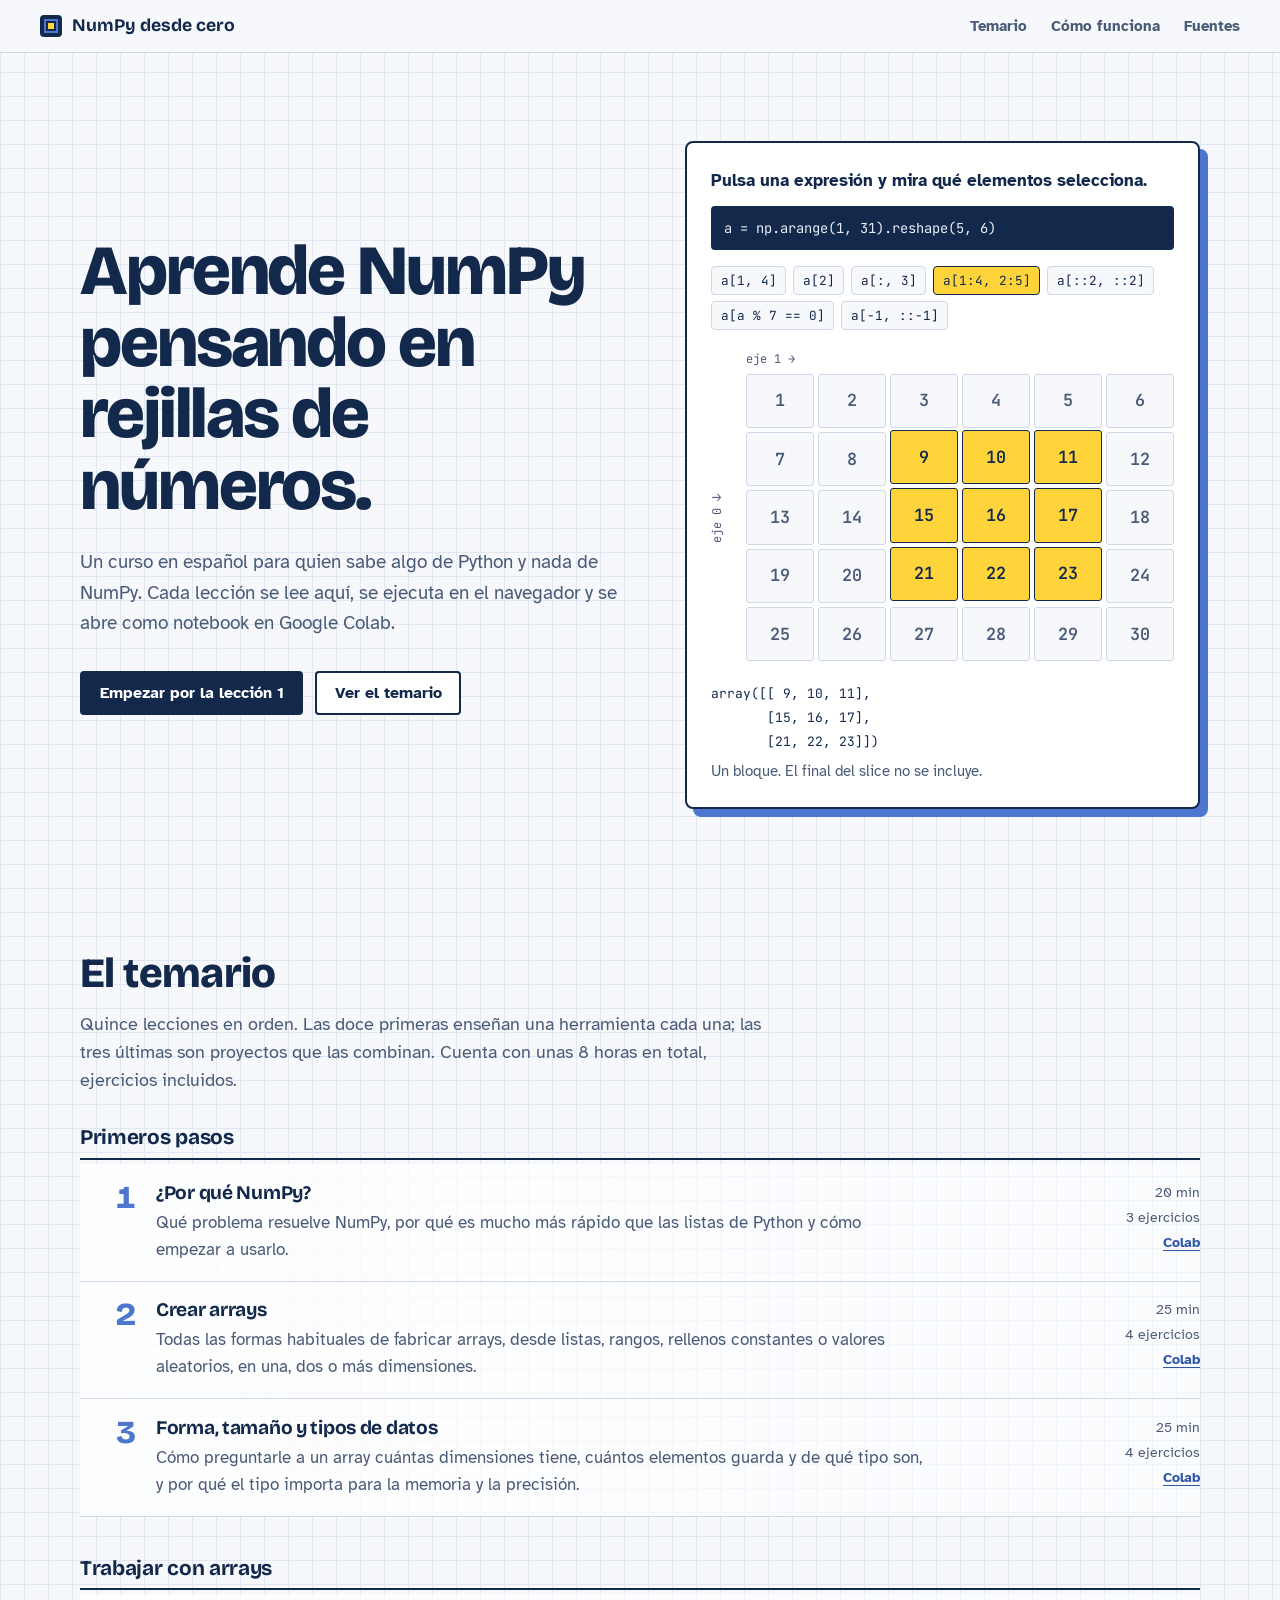
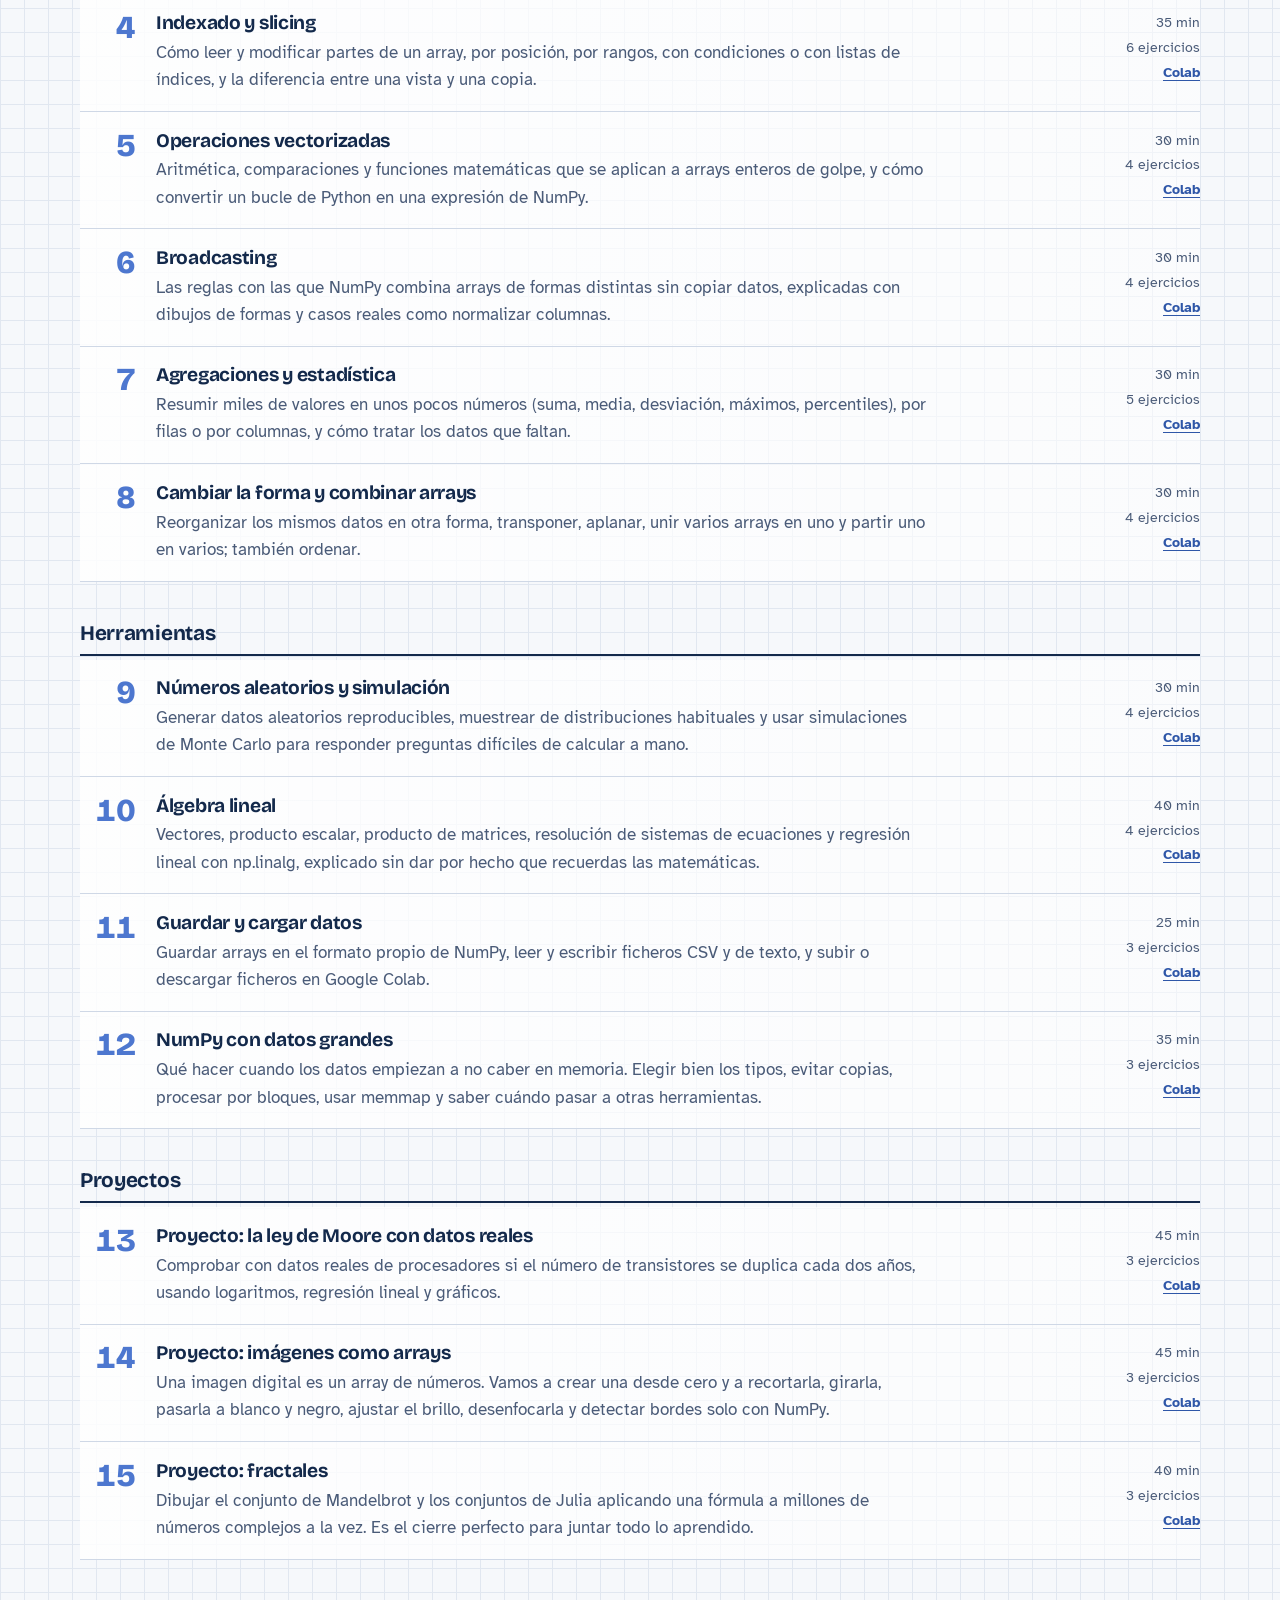
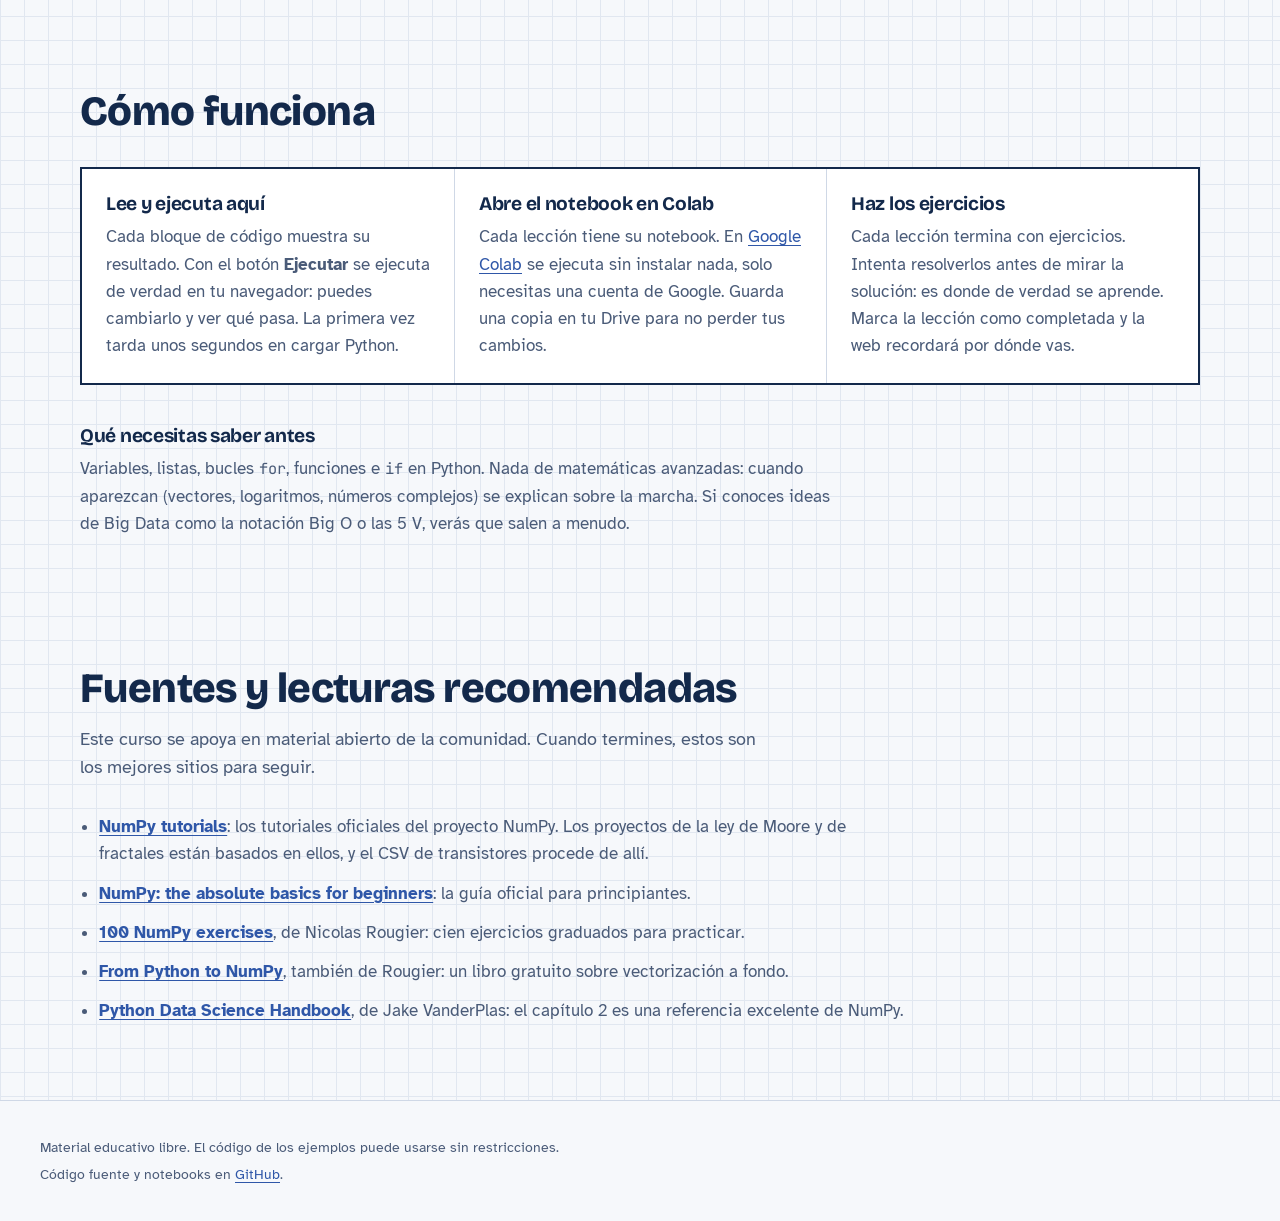
<file: index.html>
<!doctype html>
<html lang="es">
<head>
  <meta charset="utf-8">
  <meta name="viewport" content="width=device-width, initial-scale=1">
  <title>NumPy desde cero · Curso gratuito en español</title>
  <meta name="description" content="Curso de NumPy en español para quien solo sabe Python básico. 15 lecciones con ejercicios, código ejecutable en el navegador y notebooks para Google Colab.">
  <link rel="icon" href="assets/img/favicon.svg" type="image/svg+xml">
  <link rel="preconnect" href="https://fonts.googleapis.com">
  <link rel="preconnect" href="https://fonts.gstatic.com" crossorigin>
  <link href="https://fonts.googleapis.com/css2?family=Atkinson+Hyperlegible:ital,wght@0,400;0,700;1,400&family=Bricolage+Grotesque:opsz,wght@12..96,500;12..96,700;12..96,800&family=JetBrains+Mono:wght@400;600&display=swap" rel="stylesheet">
  <link rel="stylesheet" href="assets/css/estilos.css">
</head>
<body class="pagina-inicio">
  <a class="saltar" href="#recorrido">Saltar al temario</a>

  <header class="barra">
    <a class="marca" href="./" aria-label="NumPy desde cero, inicio">
      <span class="marca-icono" aria-hidden="true"></span>
      NumPy desde cero
    </a>
    <nav class="barra-nav" aria-label="Principal">
      <a href="#recorrido">Temario</a>
      <a href="#como-funciona">Cómo funciona</a>
      <a href="#fuentes">Fuentes</a>
    </nav>
  </header>

  <main>
    <section class="hero">
      <div class="hero-texto">
        <h1>Aprende NumPy pensando en rejillas de números.</h1>
        <p class="hero-lead">Un curso en español para quien sabe algo de Python y nada de NumPy. Cada lección se lee aquí, se ejecuta en el navegador y se abre como notebook en Google Colab.</p>
        <div class="hero-acciones">
          <a class="boton boton-principal" id="boton-empezar" href="leccion.html?l=01-por-que-numpy">Empezar por la lección 1</a>
          <a class="boton boton-secundario" href="#recorrido">Ver el temario</a>
        </div>
        <p class="hero-progreso" id="hero-progreso" hidden></p>
      </div>

      <figure class="demo" aria-labelledby="demo-titulo">
        <figcaption id="demo-titulo" class="demo-titulo">Pulsa una expresión y mira qué elementos selecciona.</figcaption>
        <pre class="demo-def"><code>a = np.arange(1, 31).reshape(5, 6)</code></pre>
        <div class="demo-expresiones" role="group" aria-label="Expresiones de indexado" id="demo-expresiones"></div>
        <div class="demo-rejilla-envoltorio">
          <span class="demo-eje demo-eje-0" aria-hidden="true">eje 0 ↓</span>
          <span class="demo-eje demo-eje-1" aria-hidden="true">eje 1 →</span>
          <div class="demo-rejilla" id="demo-rejilla" aria-hidden="true"></div>
        </div>
        <output class="demo-resultado" id="demo-resultado" aria-live="polite"></output>
      </figure>
    </section>

    <section class="seccion" id="recorrido" aria-labelledby="recorrido-titulo">
      <div class="seccion-cabecera">
        <h2 id="recorrido-titulo">El temario</h2>
        <p>Quince lecciones en orden. Las doce primeras enseñan una herramienta cada una; las tres últimas son proyectos que las combinan. Cuenta con unas 8 horas en total, ejercicios incluidos.</p>
      </div>
      <div id="temario" class="temario"></div>
    </section>

    <section class="seccion" id="como-funciona" aria-labelledby="como-titulo">
      <div class="seccion-cabecera">
        <h2 id="como-titulo">Cómo funciona</h2>
      </div>
      <div class="modos">
        <div class="modo">
          <h3>Lee y ejecuta aquí</h3>
          <p>Cada bloque de código muestra su resultado. Con el botón <strong>Ejecutar</strong> se ejecuta de verdad en tu navegador: puedes cambiarlo y ver qué pasa. La primera vez tarda unos segundos en cargar Python.</p>
        </div>
        <div class="modo">
          <h3>Abre el notebook en Colab</h3>
          <p>Cada lección tiene su notebook. En <a href="https://colab.research.google.com/" rel="noopener">Google Colab</a> se ejecuta sin instalar nada, solo necesitas una cuenta de Google. Guarda una copia en tu Drive para no perder tus cambios.</p>
        </div>
        <div class="modo">
          <h3>Haz los ejercicios</h3>
          <p>Cada lección termina con ejercicios. Intenta resolverlos antes de mirar la solución: es donde de verdad se aprende. Marca la lección como completada y la web recordará por dónde vas.</p>
        </div>
      </div>
      <div class="requisitos">
        <h3>Qué necesitas saber antes</h3>
        <p>Variables, listas, bucles <code>for</code>, funciones e <code>if</code> en Python. Nada de matemáticas avanzadas: cuando aparezcan (vectores, logaritmos, números complejos) se explican sobre la marcha. Si conoces ideas de Big Data como la notación Big O o las 5 V, verás que salen a menudo.</p>
      </div>
    </section>

    <section class="seccion" id="fuentes" aria-labelledby="fuentes-titulo">
      <div class="seccion-cabecera">
        <h2 id="fuentes-titulo">Fuentes y lecturas recomendadas</h2>
        <p>Este curso se apoya en material abierto de la comunidad. Cuando termines, estos son los mejores sitios para seguir.</p>
      </div>
      <ul class="fuentes">
        <li><a href="https://numpy.org/numpy-tutorials/" rel="noopener">NumPy tutorials</a>: los tutoriales oficiales del proyecto NumPy. Los proyectos de la ley de Moore y de fractales están basados en ellos, y el CSV de transistores procede de allí.</li>
        <li><a href="https://numpy.org/doc/stable/user/absolute_beginners.html" rel="noopener">NumPy: the absolute basics for beginners</a>: la guía oficial para principiantes.</li>
        <li><a href="https://github.com/rougier/numpy-100" rel="noopener">100 NumPy exercises</a>, de Nicolas Rougier: cien ejercicios graduados para practicar.</li>
        <li><a href="https://www.labri.fr/perso/nrougier/from-python-to-numpy/" rel="noopener">From Python to NumPy</a>, también de Rougier: un libro gratuito sobre vectorización a fondo.</li>
        <li><a href="https://jakevdp.github.io/PythonDataScienceHandbook/" rel="noopener">Python Data Science Handbook</a>, de Jake VanderPlas: el capítulo 2 es una referencia excelente de NumPy.</li>
      </ul>
    </section>
  </main>

  <footer class="pie">
    <p>Material educativo libre. El código de los ejemplos puede usarse sin restricciones.</p>
    <p id="pie-repo"></p>
  </footer>

  <script src="assets/data/indice.js"></script>
  <script src="assets/js/comun.js"></script>
  <script src="assets/js/inicio.js"></script>
</body>
</html>
</file>
<file: assets/css/estilos.css>
/* NumPy desde cero — papel cuadriculado, azul NumPy y subrayador amarillo Python */

:root {
  --papel: #f6f8fb;
  --rejilla: #e1e7f0;
  --hoja: #ffffff;
  --tinta: #13294b;
  --tinta-suave: #4a5b78;
  --numpy: #4d77cf;
  --numpy-oscuro: #2f57a8;
  --subrayador: #ffd43b;
  --subrayador-suave: #fff3c2;
  --borde: #cfd8e6;
  --codigo-fondo: #13294b;
  --codigo-texto: #e8eef8;
  --error: #b3261e;
  --aviso: #8a5a00;

  --f-texto: "Atkinson Hyperlegible", system-ui, sans-serif;
  --f-titulo: "Bricolage Grotesque", "Atkinson Hyperlegible", system-ui, sans-serif;
  --f-codigo: "JetBrains Mono", ui-monospace, "Cascadia Code", Consolas, monospace;

  --paso: 24px;
  --radio-s: 4px;
  --radio-m: 8px;
}

*,
*::before,
*::after { box-sizing: border-box; }

html { scroll-behavior: smooth; }
@media (prefers-reduced-motion: reduce) {
  html { scroll-behavior: auto; }
  *, *::before, *::after { transition: none !important; animation: none !important; }
}

body {
  margin: 0;
  font-family: var(--f-texto);
  font-size: 1.0625rem;
  line-height: 1.6;
  color: var(--tinta);
  background-color: var(--papel);
  background-image:
    linear-gradient(var(--rejilla) 1px, transparent 1px),
    linear-gradient(90deg, var(--rejilla) 1px, transparent 1px);
  background-size: var(--paso) var(--paso);
  -webkit-font-smoothing: antialiased;
}

h1, h2, h3, h4 {
  font-family: var(--f-titulo);
  line-height: 1.15;
  letter-spacing: -0.015em;
  margin: 0;
}

a { color: var(--numpy-oscuro); text-underline-offset: 0.18em; }
a:hover { color: var(--tinta); }

code, pre, kbd, textarea { font-family: var(--f-codigo); font-size: 0.9em; font-variant-ligatures: none; }

:focus-visible {
  outline: 3px solid var(--subrayador);
  outline-offset: 2px;
  box-shadow: 0 0 0 5px var(--tinta);
  border-radius: 2px;
}

.saltar {
  position: absolute;
  left: 1rem;
  top: -4rem;
  background: var(--tinta);
  color: #fff;
  padding: 0.5rem 1rem;
  z-index: 100;
}
.saltar:focus { top: 1rem; }

/* ---------- Barra superior ---------- */

.barra {
  position: sticky;
  top: 0;
  z-index: 20;
  display: flex;
  align-items: center;
  justify-content: space-between;
  gap: 1rem;
  padding: 0.75rem clamp(1rem, 4vw, 2.5rem);
  background: rgba(246, 248, 251, 0.94);
  border-bottom: 1px solid var(--borde);
  backdrop-filter: blur(6px);
}

.marca {
  display: inline-flex;
  align-items: center;
  gap: 0.6rem;
  font-family: var(--f-titulo);
  font-weight: 700;
  font-size: 1.1rem;
  color: var(--tinta);
  text-decoration: none;
}

.marca-icono {
  width: 22px;
  height: 22px;
  border-radius: 4px;
  background:
    linear-gradient(var(--subrayador), var(--subrayador)) center / 6px 6px no-repeat,
    var(--tinta);
  box-shadow: inset 0 0 0 4px var(--tinta), inset 0 0 0 6px var(--numpy);
}

.barra-nav { display: flex; gap: 1.5rem; }
.barra-nav a { color: var(--tinta-suave); text-decoration: none; font-weight: 700; font-size: 0.95rem; }
.barra-nav a:hover { color: var(--tinta); text-decoration: underline; }

.barra-progreso {
  display: flex;
  align-items: center;
  gap: 0.75rem;
  font-size: 0.85rem;
  color: var(--tinta-suave);
}

.casillas { display: inline-grid; grid-auto-flow: column; gap: 3px; }
.casilla {
  width: 10px;
  height: 10px;
  border: 1px solid var(--borde);
  background: var(--hoja);
  border-radius: 2px;
}
.casilla.llena { background: var(--numpy); border-color: var(--numpy); }
.casilla.actual { outline: 2px solid var(--tinta); outline-offset: 1px; }

/* ---------- Botones ---------- */

.boton {
  display: inline-flex;
  align-items: center;
  gap: 0.5rem;
  padding: 0.65rem 1.1rem;
  border-radius: var(--radio-s);
  font: 700 0.98rem/1.2 var(--f-texto);
  text-decoration: none;
  cursor: pointer;
  border: 2px solid var(--tinta);
  transition: background-color 0.15s, color 0.15s, transform 0.15s;
}
.boton:active { transform: translateY(1px); }

.boton-principal { background: var(--tinta); color: #fff; }
.boton-principal:hover { background: var(--numpy-oscuro); border-color: var(--numpy-oscuro); color: #fff; }

.boton-secundario { background: var(--hoja); color: var(--tinta); }
.boton-secundario:hover { background: var(--subrayador-suave); color: var(--tinta); }

.boton-completar { background: var(--hoja); color: var(--tinta); }
.boton-completar[aria-pressed="true"] { background: var(--subrayador); }
.boton-completar[aria-pressed="true"]::before { content: "✓"; }

/* ---------- Portada: hero ---------- */

.hero {
  display: grid;
  grid-template-columns: minmax(0, 1.05fr) minmax(0, 1fr);
  gap: clamp(2rem, 5vw, 4.5rem);
  align-items: center;
  max-width: 1200px;
  margin: 0 auto;
  padding: clamp(2.5rem, 7vw, 5.5rem) clamp(1rem, 4vw, 2.5rem) clamp(3rem, 6vw, 5rem);
}

.hero h1 {
  font-size: clamp(2.5rem, 5.6vw, 4.4rem);
  font-weight: 800;
  letter-spacing: -0.03em;
  line-height: 1.02;
  max-width: 13ch;
}

.hero-lead {
  font-size: 1.2rem;
  color: var(--tinta-suave);
  max-width: 46ch;
  margin: 1.5rem 0 2rem;
}

.hero-acciones { display: flex; flex-wrap: wrap; gap: 0.75rem; }
.hero-progreso { margin-top: 1rem; color: var(--tinta-suave); font-size: 0.95rem; }

.demo {
  margin: 0;
  background: var(--hoja);
  border: 2px solid var(--tinta);
  border-radius: var(--radio-m);
  padding: 1.5rem;
  box-shadow: 8px 8px 0 var(--numpy);
}

.demo-titulo { font-weight: 700; margin-bottom: 0.75rem; }

.demo-def {
  margin: 0 0 1rem;
  padding: 0.6rem 0.8rem;
  background: var(--codigo-fondo);
  color: var(--codigo-texto);
  border-radius: var(--radio-s);
  overflow-x: auto;
}

.demo-expresiones { display: flex; flex-wrap: wrap; gap: 0.4rem; margin-bottom: 1.25rem; }

.chip {
  border: 1px solid var(--borde);
  background: var(--papel);
  color: var(--tinta);
  border-radius: var(--radio-s);
  padding: 0.3rem 0.55rem;
  cursor: pointer;
  font-size: 0.88rem;
  transition: background-color 0.15s, border-color 0.15s;
}
.chip:hover { border-color: var(--tinta); }
.chip[aria-pressed="true"] { background: var(--subrayador); border-color: var(--tinta); }

.demo-rejilla-envoltorio { position: relative; padding: 1.5rem 0 0 2.2rem; }

.demo-eje {
  position: absolute;
  font-family: var(--f-codigo);
  font-size: 0.75rem;
  color: var(--tinta-suave);
}
.demo-eje-0 { left: 0; top: 50%; transform: translateY(-50%) rotate(-90deg); transform-origin: center; margin-left: -1.1rem; margin-top: 0.75rem; }
.demo-eje-1 { top: 0; left: 2.2rem; }

.demo-rejilla {
  display: grid;
  grid-template-columns: repeat(6, 1fr);
  gap: 4px;
}

.dato {
  aspect-ratio: 1.25;
  display: grid;
  place-items: center;
  font-family: var(--f-codigo);
  font-weight: 600;
  font-size: clamp(0.85rem, 1.6vw, 1.05rem);
  background: var(--papel);
  border: 1px solid var(--borde);
  border-radius: 3px;
  color: var(--tinta-suave);
  transition: background-color 0.25s, color 0.25s, transform 0.25s;
  transition-delay: calc((var(--i) + var(--j)) * 18ms);
}
.dato.seleccionada {
  background: var(--subrayador);
  border-color: var(--tinta);
  color: var(--tinta);
  transform: translateY(-2px);
}

.demo-resultado { display: block; margin-top: 1.25rem; min-height: 5.5rem; }
.demo-valor {
  margin: 0;
  font-size: 0.9rem;
  white-space: pre;
  overflow-x: auto;
  color: var(--tinta);
}
.demo-nota { margin: 0.4rem 0 0; color: var(--tinta-suave); font-size: 0.95rem; }

/* ---------- Portada: secciones ---------- */

.seccion {
  max-width: 1200px;
  margin: 0 auto;
  padding: clamp(2.5rem, 5vw, 4rem) clamp(1rem, 4vw, 2.5rem);
}

.seccion-cabecera { max-width: 62ch; margin-bottom: 2rem; }
.seccion-cabecera h2 { font-size: clamp(1.9rem, 3.5vw, 2.6rem); font-weight: 800; }
.seccion-cabecera p { color: var(--tinta-suave); font-size: 1.1rem; margin: 0.75rem 0 0; }

.temario { display: grid; gap: 2.5rem; }

.bloque-titulo {
  font-size: 1.3rem;
  font-weight: 700;
  padding-bottom: 0.5rem;
  border-bottom: 2px solid var(--tinta);
  margin-bottom: 0.25rem;
}

.lecciones { list-style: none; margin: 0; padding: 0; }

.leccion-fila {
  display: grid;
  grid-template-columns: 3.5rem minmax(0, 1fr) auto;
  gap: 1.25rem;
  align-items: start;
  padding: 1.1rem 0;
  border-bottom: 1px solid var(--borde);
  background: linear-gradient(90deg, rgba(255, 255, 255, 0.85), rgba(255, 255, 255, 0.5));
}

.leccion-num {
  font-family: var(--f-titulo);
  font-weight: 800;
  font-size: 2rem;
  line-height: 1;
  color: var(--numpy);
  text-align: right;
  font-variant-numeric: tabular-nums;
}
.leccion-fila.hecha .leccion-num { color: var(--tinta); text-decoration: underline 6px var(--subrayador); text-underline-offset: -2px; text-decoration-skip-ink: none; }

.leccion-cuerpo h4 { font-size: 1.2rem; font-weight: 700; }
.leccion-cuerpo h4 a { color: var(--tinta); text-decoration: none; }
.leccion-cuerpo h4 a:hover { text-decoration: underline; text-decoration-color: var(--numpy); }
.leccion-cuerpo p { margin: 0.3rem 0 0; color: var(--tinta-suave); max-width: 70ch; }

.leccion-meta {
  display: flex;
  flex-direction: column;
  align-items: flex-end;
  gap: 0.15rem;
  font-size: 0.88rem;
  color: var(--tinta-suave);
  white-space: nowrap;
}
.marca-hecha { color: var(--tinta); font-weight: 700; }
.enlace-colab { font-weight: 700; }

.modos {
  display: grid;
  grid-template-columns: repeat(3, minmax(0, 1fr));
  gap: 0;
  border: 2px solid var(--tinta);
  background: var(--hoja);
}
.modo { padding: 1.5rem; }
.modo + .modo { border-left: 1px solid var(--borde); }
.modo h3 { font-size: 1.2rem; margin-bottom: 0.5rem; }
.modo p { margin: 0; color: var(--tinta-suave); }

.requisitos { max-width: 70ch; margin-top: 2.5rem; }
.requisitos h3 { font-size: 1.2rem; margin-bottom: 0.5rem; }
.requisitos p { margin: 0; color: var(--tinta-suave); }

.fuentes { max-width: 75ch; padding-left: 1.2rem; margin: 0; }
.fuentes li { margin-bottom: 0.75rem; color: var(--tinta-suave); }
.fuentes a { font-weight: 700; }

.pie {
  border-top: 1px solid var(--borde);
  padding: 2rem clamp(1rem, 4vw, 2.5rem);
  color: var(--tinta-suave);
  font-size: 0.9rem;
  background: var(--papel);
}
.pie p { margin: 0.2rem 0; max-width: 1200px; margin-inline: auto; }

/* ---------- Página de lección ---------- */

.disposicion {
  display: grid;
  grid-template-columns: 290px minmax(0, 1fr);
  gap: clamp(1rem, 3vw, 2.5rem);
  max-width: 1320px;
  margin: 0 auto;
  padding: 1.5rem clamp(0.75rem, 3vw, 2rem) 4rem;
}

.lateral {
  position: sticky;
  top: 4.5rem;
  align-self: start;
  max-height: calc(100vh - 5.5rem);
  overflow-y: auto;
  padding-right: 0.25rem;
}

.lateral-plegable > summary {
  font-family: var(--f-titulo);
  font-weight: 700;
  cursor: pointer;
  padding: 0.5rem 0;
  list-style: none;
}
.lateral-plegable > summary::-webkit-details-marker { display: none; }
.lateral-plegable > summary::after { content: " +"; color: var(--numpy); }
.lateral-plegable[open] > summary::after { content: " −"; }

.lateral-bloque {
  margin: 1.1rem 0 0.35rem;
  font-weight: 700;
  font-size: 0.85rem;
  color: var(--tinta-suave);
}

.lateral ol { list-style: none; margin: 0; padding: 0; }
.lateral li a {
  display: grid;
  grid-template-columns: 1.6rem 1fr;
  gap: 0.4rem;
  padding: 0.35rem 0.5rem;
  border-radius: var(--radio-s);
  color: var(--tinta);
  text-decoration: none;
  font-size: 0.93rem;
  line-height: 1.35;
}
.lateral li a:hover { background: var(--hoja); }
.lateral li a[aria-current="page"] { background: var(--subrayador); font-weight: 700; }
.lateral-num { font-family: var(--f-codigo); font-size: 0.8rem; color: var(--numpy-oscuro); padding-top: 0.12rem; }
.lateral li.hecha .lateral-num::after { content: "✓"; margin-left: 2px; color: var(--tinta); }

.hoja {
  background: var(--hoja);
  border: 1px solid var(--borde);
  border-radius: var(--radio-m);
  padding: clamp(1.25rem, 4vw, 3.25rem) clamp(1rem, 4vw, 3.5rem);
  min-width: 0;
}

.cargando { color: var(--tinta-suave); }

.leccion-cabecera {
  padding-bottom: 2rem;
  margin-bottom: 2rem;
  border-bottom: 2px solid var(--tinta);
}

.leccion-contexto {
  display: flex;
  flex-wrap: wrap;
  gap: 0.4rem 1.25rem;
  margin: 0 0 0.75rem;
  color: var(--tinta-suave);
  font-size: 0.92rem;
}
.leccion-contexto span:first-child { color: var(--numpy-oscuro); font-weight: 700; }

.leccion-cabecera h1 {
  font-size: clamp(2rem, 4.6vw, 3.2rem);
  font-weight: 800;
  letter-spacing: -0.025em;
}

.leccion-resumen { font-size: 1.18rem; color: var(--tinta-suave); max-width: 62ch; margin: 1rem 0 1.5rem; }

.objetivos {
  background: var(--papel);
  border-left: 4px solid var(--numpy);
  padding: 1rem 1.25rem;
  margin-bottom: 1.5rem;
  max-width: 68ch;
}
.objetivos h2 { font-size: 1rem; margin-bottom: 0.4rem; }
.objetivos ul { margin: 0; padding-left: 1.2rem; }

.leccion-acciones { display: flex; flex-wrap: wrap; gap: 0.6rem; }

/* Prosa (Markdown) */

.prosa { max-width: 72ch; }
.prosa > :first-child { margin-top: 0; }
.prosa h2 {
  font-size: 1.75rem;
  font-weight: 800;
  margin: 2.75rem 0 0.9rem;
}
.prosa h3 { font-size: 1.3rem; font-weight: 700; margin: 2rem 0 0.6rem; }
.prosa p, .prosa ul, .prosa ol { margin: 0 0 1rem; }
.prosa li { margin-bottom: 0.3rem; }
.prosa strong { font-weight: 700; }

.prosa :not(pre) > code {
  background: #edf1f8;
  border: 1px solid #dde4ef;
  border-radius: 3px;
  padding: 0.05em 0.3em;
  font-size: 0.86em;
  white-space: nowrap;
}

.prosa blockquote {
  margin: 1.25rem 0;
  padding: 0.85rem 1.1rem;
  background: var(--subrayador-suave);
  border-left: 4px solid var(--subrayador);
  border-radius: 0 var(--radio-s) var(--radio-s) 0;
}
.prosa blockquote p:last-child { margin-bottom: 0; }

.prosa table {
  border-collapse: collapse;
  margin: 1.25rem 0 1.5rem;
  font-size: 0.95rem;
  display: block;
  overflow-x: auto;
  max-width: 100%;
}
.prosa th, .prosa td { border: 1px solid var(--borde); padding: 0.45rem 0.75rem; text-align: left; vertical-align: top; }
.prosa th { background: var(--papel); font-weight: 700; }

.prosa pre {
  background: var(--papel);
  border: 1px dashed var(--borde);
  border-radius: var(--radio-s);
  padding: 0.85rem 1rem;
  overflow-x: auto;
  line-height: 1.45;
}

.prosa .katex-display { overflow-x: auto; overflow-y: hidden; padding: 0.25rem 0; }

/* Celdas de código */

.celda { margin: 1.1rem 0 1.5rem; max-width: 82ch; }

.celda-codigo {
  position: relative;
  background: var(--codigo-fondo);
  border-radius: var(--radio-m);
  overflow: hidden;
}

.codigo {
  display: block;
  width: 100%;
  margin: 0;
  padding: 1rem 1.1rem 0.75rem;
  background: transparent;
  color: var(--codigo-texto);
  font-family: var(--f-codigo);
  font-size: 0.88rem;
  line-height: 1.55;
  overflow-x: auto;
  tab-size: 4;
}
.codigo code { font-size: inherit; background: none; }

.editor {
  border: 0;
  resize: vertical;
  min-height: 5.5rem;
  white-space: pre;
  outline: none;
  caret-color: var(--subrayador);
}
.editor::placeholder { color: #8fa2c2; }
.celda-codigo:focus-within { box-shadow: 0 0 0 3px var(--subrayador); }

.celda-acciones {
  display: flex;
  gap: 0.35rem;
  padding: 0.4rem 0.6rem 0.55rem;
  border-top: 1px solid rgba(255, 255, 255, 0.08);
}

.accion {
  background: transparent;
  color: #b9c7de;
  border: 1px solid rgba(255, 255, 255, 0.18);
  border-radius: var(--radio-s);
  padding: 0.25rem 0.65rem;
  font: 600 0.8rem/1.4 var(--f-texto);
  cursor: pointer;
}
.accion:hover { color: #fff; border-color: rgba(255, 255, 255, 0.45); }
.accion:disabled { opacity: 0.7; cursor: progress; }
.accion-ejecutar { background: var(--subrayador); color: var(--tinta); border-color: var(--subrayador); }
.accion-ejecutar:hover { background: #ffe27a; color: var(--tinta); border-color: #ffe27a; }

/* Resaltado de sintaxis (highlight.js) */
.hljs-keyword, .hljs-built_in { color: #ffd43b; }
.hljs-string { color: #a8e3a1; }
.hljs-number, .hljs-literal { color: #f6b47a; }
.hljs-comment { color: #8fa2c2; font-style: italic; }
.hljs-title, .hljs-title.function_ { color: #9ec5ff; }
.hljs-params { color: var(--codigo-texto); }
.hljs-meta, .hljs-subst { color: #c9b6ff; }

.salida {
  margin-top: 0.4rem;
  padding: 0.6rem 0 0 1rem;
  border-left: 3px solid var(--numpy);
}
.salida[hidden] { display: none; }
.salida-viva { border-left-color: var(--subrayador); }

.salida pre {
  margin: 0 0 0.5rem;
  font-size: 0.86rem;
  line-height: 1.5;
  white-space: pre;
  overflow-x: auto;
  color: var(--tinta);
}
.salida .salida-aviso {
  color: var(--aviso);
  background: #fff7e0;
  padding: 0.35rem 0.6rem;
  border-radius: var(--radio-s);
  white-space: pre-wrap;
}
.salida .salida-error {
  color: var(--error);
  background: #fdeceb;
  padding: 0.35rem 0.6rem;
  border-radius: var(--radio-s);
  white-space: pre-wrap;
}
.salida img { display: block; max-width: 100%; height: auto; margin: 0.25rem 0 0.75rem; }

/* Ejercicios */

.ejercicio {
  margin: 0.25rem 0 2.25rem;
  max-width: 82ch;
}
.ejercicio-etiqueta { margin: 0; font-weight: 700; font-size: 0.92rem; color: var(--tinta-suave); }
.ejercicio .celda { margin-top: 0.35rem; }
.ejercicio .celda-codigo { background: #1d3561; outline: 2px dashed rgba(255, 212, 59, 0.55); outline-offset: -2px; }

.solucion > summary {
  display: inline-block;
  cursor: pointer;
  font-weight: 700;
  color: var(--numpy-oscuro);
  padding: 0.25rem 0;
}
.solucion > summary::-webkit-details-marker { display: none; }
.solucion > summary::before { content: "▸ "; }
.solucion[open] > summary::before { content: "▾ "; }

/* Pie de lección */

.leccion-pie { margin-top: 3.5rem; padding-top: 2rem; border-top: 2px solid var(--tinta); }
.leccion-pie-acciones { display: flex; flex-wrap: wrap; gap: 0.6rem; margin-bottom: 2rem; }

.anterior-siguiente { display: grid; grid-template-columns: 1fr 1fr; gap: 1rem; }
.contigua {
  display: flex;
  flex-direction: column;
  gap: 0.2rem;
  padding: 1rem 1.2rem;
  border: 1px solid var(--borde);
  border-radius: var(--radio-m);
  text-decoration: none;
  color: var(--tinta);
  font-weight: 700;
  font-family: var(--f-titulo);
  font-size: 1.1rem;
}
.contigua:hover { border-color: var(--tinta); background: var(--papel); color: var(--tinta); }
.contigua-siguiente { text-align: right; }
.contigua-dir { font-family: var(--f-texto); font-weight: 400; font-size: 0.85rem; color: var(--tinta-suave); }

.aviso-python {
  position: fixed;
  left: 50%;
  bottom: 1.25rem;
  transform: translateX(-50%);
  background: var(--tinta);
  color: #fff;
  padding: 0.65rem 1.1rem;
  border-radius: var(--radio-s);
  box-shadow: 4px 4px 0 var(--numpy);
  font-size: 0.92rem;
  z-index: 40;
  max-width: calc(100vw - 2rem);
}

.boton-flotante {
  position: fixed;
  right: 1.25rem;
  bottom: 1.25rem;
  z-index: 30;
  background: var(--hoja);
  color: var(--tinta);
  border: 2px solid var(--tinta);
  border-radius: var(--radio-s);
  padding: 0.5rem 0.9rem;
  font: 700 0.88rem/1.2 var(--f-texto);
  cursor: pointer;
}
.boton-flotante:hover { background: var(--subrayador-suave); }

/* ---------- Responsive ---------- */

@media (max-width: 960px) {
  .hero { grid-template-columns: 1fr; }
  .hero h1 { max-width: 16ch; }
  .modos { grid-template-columns: 1fr; }
  .modo + .modo { border-left: 0; border-top: 1px solid var(--borde); }

  .disposicion { grid-template-columns: 1fr; }
  .lateral { position: static; max-height: none; overflow: visible; }
  .lateral-plegable {
    background: var(--hoja);
    border: 1px solid var(--borde);
    border-radius: var(--radio-m);
    padding: 0.25rem 1rem 0.5rem;
  }
}

@media (max-width: 640px) {
  body { font-size: 1rem; }
  .barra-nav { display: none; }
  .barra-progreso .casillas { display: none; }
  .leccion-fila { grid-template-columns: 2.25rem minmax(0, 1fr); gap: 0.75rem; }
  .leccion-num { font-size: 1.5rem; }
  .leccion-meta { grid-column: 2; flex-direction: row; flex-wrap: wrap; align-items: center; gap: 0.75rem; }
  .demo { padding: 1rem; box-shadow: 5px 5px 0 var(--numpy); }
  .anterior-siguiente { grid-template-columns: 1fr; }
  .hoja { border-radius: 0; border-inline: 0; }
  .disposicion { padding-inline: 0; }
  .lateral { padding-inline: 0.75rem; }
}
</file>
